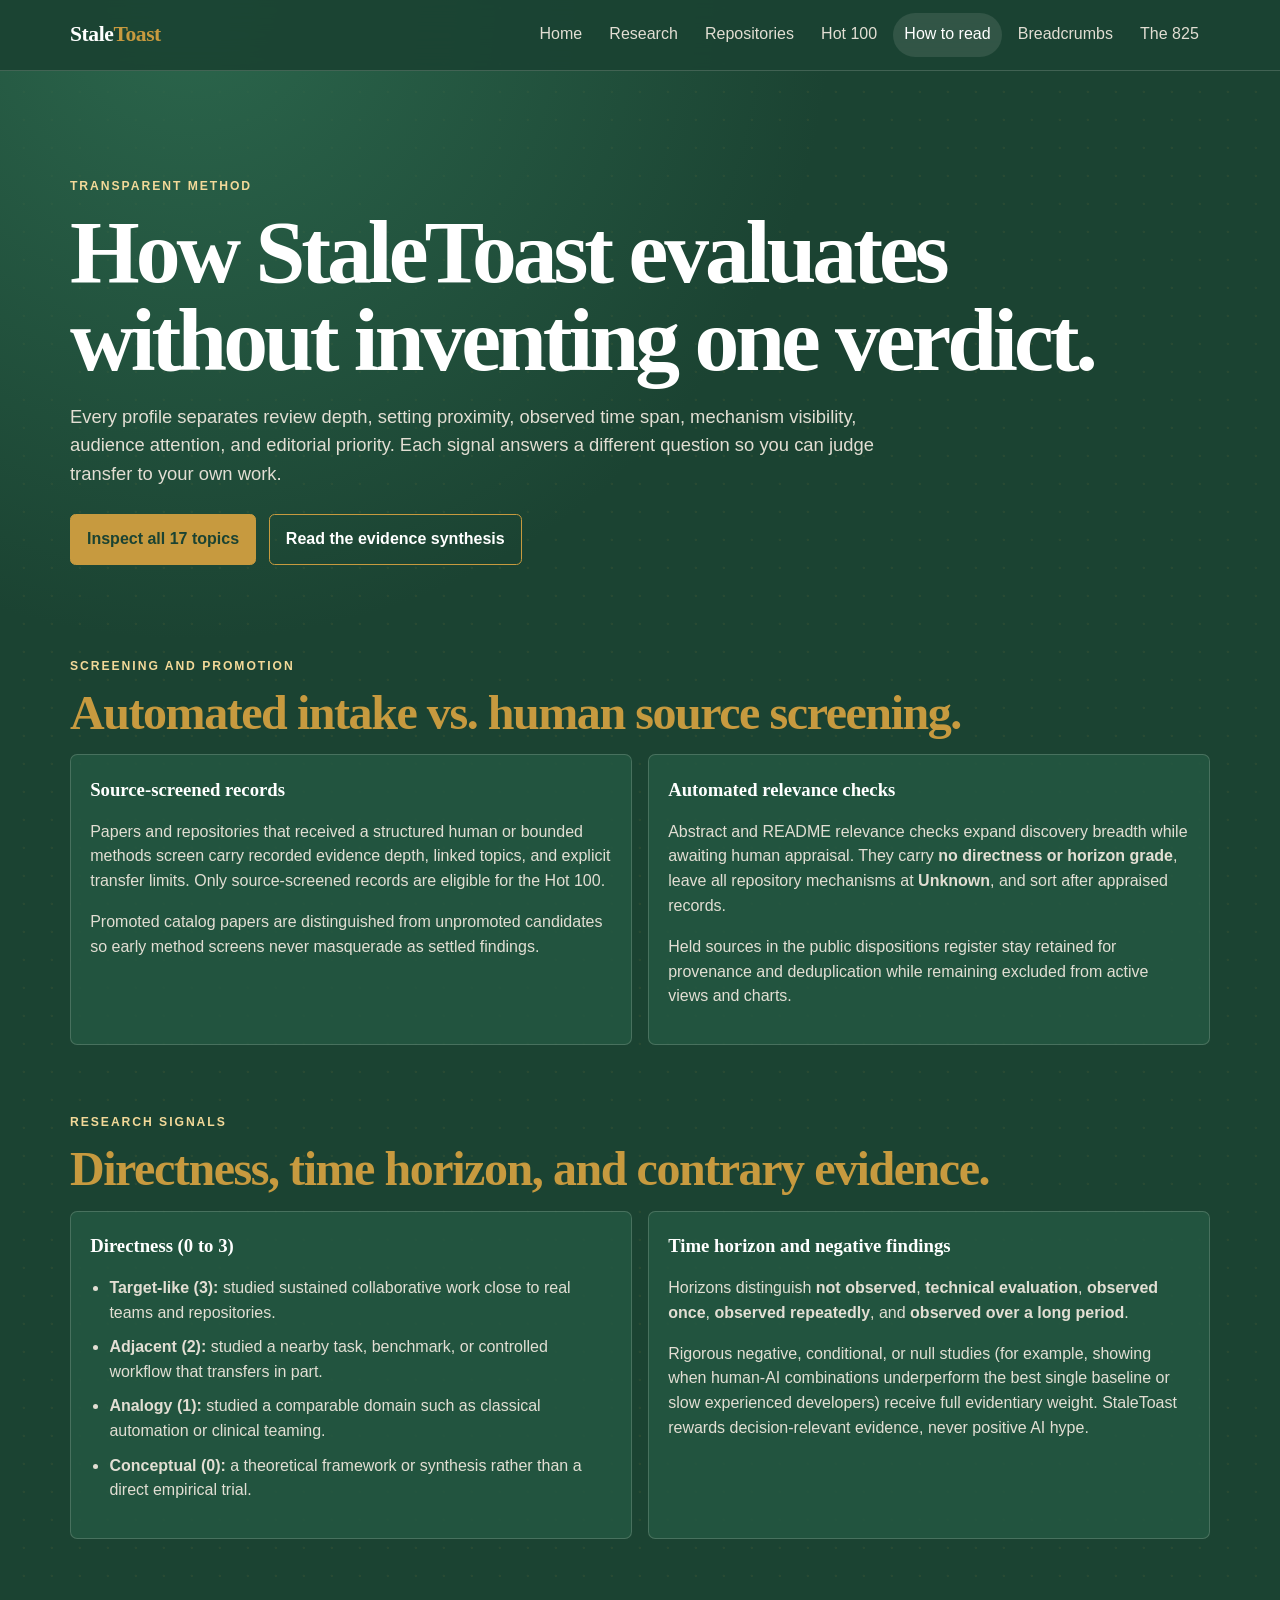
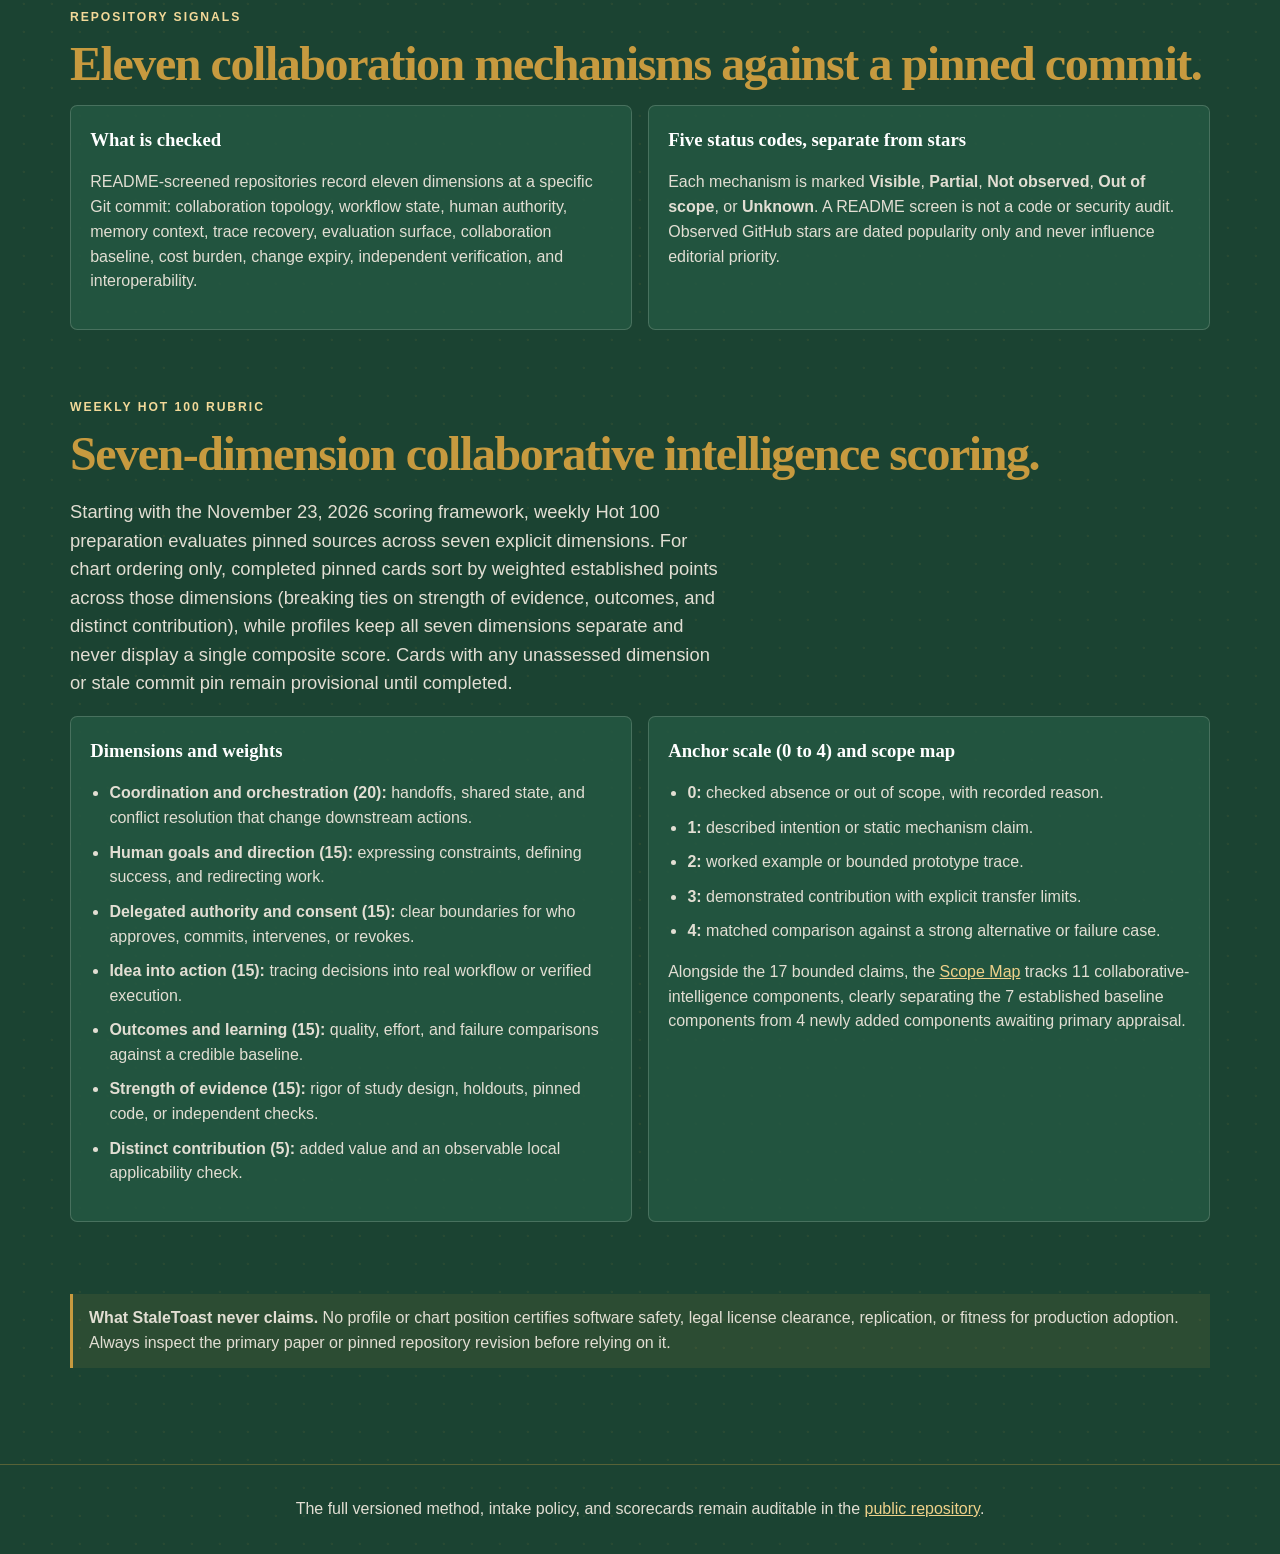
<file: site/methodology.html>
<!doctype html>
<html lang="en">
<head><meta charset="utf-8"><meta name="viewport" content="width=device-width,initial-scale=1"><title>Methodology | StaleToast</title><meta name="description" content="How StaleToast screens, appraises, and updates collaborative-intelligence research and repository evidence without collapsing unlike signals into one score."><link rel="stylesheet" href="app.css?v=20261128-1"></head>
<body class="trail-bg"><a class="skip" href="#main">Skip to content</a><header><div class="nav"><a class="brand" href="index.html">Stale<span>Toast</span></a><nav aria-label="Primary"><a href="index.html">Home</a><a href="research.html">Research</a><a href="repositories.html">Repositories</a><a href="charts.html">Hot 100</a><a aria-current="page" href="methodology.html">How to read</a><a href="https://the-825.github.io/breadcrumbs/">Breadcrumbs</a><a href="https://the825.co/">The 825</a></nav></div></header>
<main id="main">
  <section class="catalog-head"><p class="eyebrow">Transparent method</p><h1>How StaleToast evaluates without inventing one verdict.</h1><p class="lede">Every profile separates review depth, setting proximity, observed time span, mechanism visibility, audience attention, and editorial priority. Each signal answers a different question so you can judge transfer to your own work.</p><div class="actions"><a class="button" href="claims.html">Inspect all 17 topics</a><a class="button secondary" href="synthesis.html">Read the evidence synthesis</a></div></section>

  <section class="section">
    <p class="eyebrow">Screening and promotion</p>
    <h2>Automated intake vs. human source screening.</h2>
    <div class="method-grid">
      <article class="card">
        <h3>Source-screened records</h3>
        <p>Papers and repositories that received a structured human or bounded methods screen carry recorded evidence depth, linked topics, and explicit transfer limits. Only source-screened records are eligible for the Hot 100.</p>
        <p>Promoted catalog papers are distinguished from unpromoted candidates so early method screens never masquerade as settled findings.</p>
      </article>
      <article class="card">
        <h3>Automated relevance checks</h3>
        <p>Abstract and README relevance checks expand discovery breadth while awaiting human appraisal. They carry <strong>no directness or horizon grade</strong>, leave all repository mechanisms at <strong>Unknown</strong>, and sort after appraised records.</p>
        <p>Held sources in the public dispositions register stay retained for provenance and deduplication while remaining excluded from active views and charts.</p>
      </article>
    </div>
  </section>

  <section class="section">
    <p class="eyebrow">Research signals</p>
    <h2>Directness, time horizon, and contrary evidence.</h2>
    <div class="method-grid">
      <article class="card">
        <h3>Directness (0 to 3)</h3>
        <ul class="plain-list">
          <li><strong>Target-like (3):</strong> studied sustained collaborative work close to real teams and repositories.</li>
          <li><strong>Adjacent (2):</strong> studied a nearby task, benchmark, or controlled workflow that transfers in part.</li>
          <li><strong>Analogy (1):</strong> studied a comparable domain such as classical automation or clinical teaming.</li>
          <li><strong>Conceptual (0):</strong> a theoretical framework or synthesis rather than a direct empirical trial.</li>
        </ul>
      </article>
      <article class="card">
        <h3>Time horizon and negative findings</h3>
        <p>Horizons distinguish <strong>not observed</strong>, <strong>technical evaluation</strong>, <strong>observed once</strong>, <strong>observed repeatedly</strong>, and <strong>observed over a long period</strong>.</p>
        <p>Rigorous negative, conditional, or null studies (for example, showing when human-AI combinations underperform the best single baseline or slow experienced developers) receive full evidentiary weight. StaleToast rewards decision-relevant evidence, never positive AI hype.</p>
      </article>
    </div>
  </section>

  <section class="section">
    <p class="eyebrow">Repository signals</p>
    <h2>Eleven collaboration mechanisms against a pinned commit.</h2>
    <div class="method-grid">
      <article class="card">
        <h3>What is checked</h3>
        <p>README-screened repositories record eleven dimensions at a specific Git commit: collaboration topology, workflow state, human authority, memory context, trace recovery, evaluation surface, collaboration baseline, cost burden, change expiry, independent verification, and interoperability.</p>
      </article>
      <article class="card">
        <h3>Five status codes, separate from stars</h3>
        <p>Each mechanism is marked <strong>Visible</strong>, <strong>Partial</strong>, <strong>Not observed</strong>, <strong>Out of scope</strong>, or <strong>Unknown</strong>. A README screen is not a code or security audit. Observed GitHub stars are dated popularity only and never influence editorial priority.</p>
      </article>
    </div>
  </section>

  <section class="section">
    <p class="eyebrow">Weekly Hot 100 rubric</p>
    <h2>Seven-dimension collaborative intelligence scoring.</h2>
    <p class="lede">Starting with the November 23, 2026 scoring framework, weekly Hot 100 preparation evaluates pinned sources across seven explicit dimensions. For chart ordering only, completed pinned cards sort by weighted established points across those dimensions (breaking ties on strength of evidence, outcomes, and distinct contribution), while profiles keep all seven dimensions separate and never display a single composite score. Cards with any unassessed dimension or stale commit pin remain provisional until completed.</p>
    <div class="method-grid">
      <article class="card">
        <h3>Dimensions and weights</h3>
        <ul class="plain-list">
          <li><strong>Coordination and orchestration (20):</strong> handoffs, shared state, and conflict resolution that change downstream actions.</li>
          <li><strong>Human goals and direction (15):</strong> expressing constraints, defining success, and redirecting work.</li>
          <li><strong>Delegated authority and consent (15):</strong> clear boundaries for who approves, commits, intervenes, or revokes.</li>
          <li><strong>Idea into action (15):</strong> tracing decisions into real workflow or verified execution.</li>
          <li><strong>Outcomes and learning (15):</strong> quality, effort, and failure comparisons against a credible baseline.</li>
          <li><strong>Strength of evidence (15):</strong> rigor of study design, holdouts, pinned code, or independent checks.</li>
          <li><strong>Distinct contribution (5):</strong> added value and an observable local applicability check.</li>
        </ul>
      </article>
      <article class="card">
        <h3>Anchor scale (0 to 4) and scope map</h3>
        <ul class="plain-list">
          <li><strong>0:</strong> checked absence or out of scope, with recorded reason.</li>
          <li><strong>1:</strong> described intention or static mechanism claim.</li>
          <li><strong>2:</strong> worked example or bounded prototype trace.</li>
          <li><strong>3:</strong> demonstrated contribution with explicit transfer limits.</li>
          <li><strong>4:</strong> matched comparison against a strong alternative or failure case.</li>
        </ul>
        <p>Alongside the 17 bounded claims, the <a href="claims.html">Scope Map</a> tracks 11 collaborative-intelligence components, clearly separating the 7 established baseline components from 4 newly added components awaiting primary appraisal.</p>
      </article>
    </div>
  </section>

  <section class="section">
    <p class="note"><strong>What StaleToast never claims.</strong> No profile or chart position certifies software safety, legal license clearance, replication, or fitness for production adoption. Always inspect the primary paper or pinned repository revision before relying on it.</p>
  </section>
</main>
<footer>The full versioned method, intake policy, and scorecards remain auditable in the <a href="https://github.com/The-825/staletoast">public repository</a>.</footer>
</body>
</html>
</file>
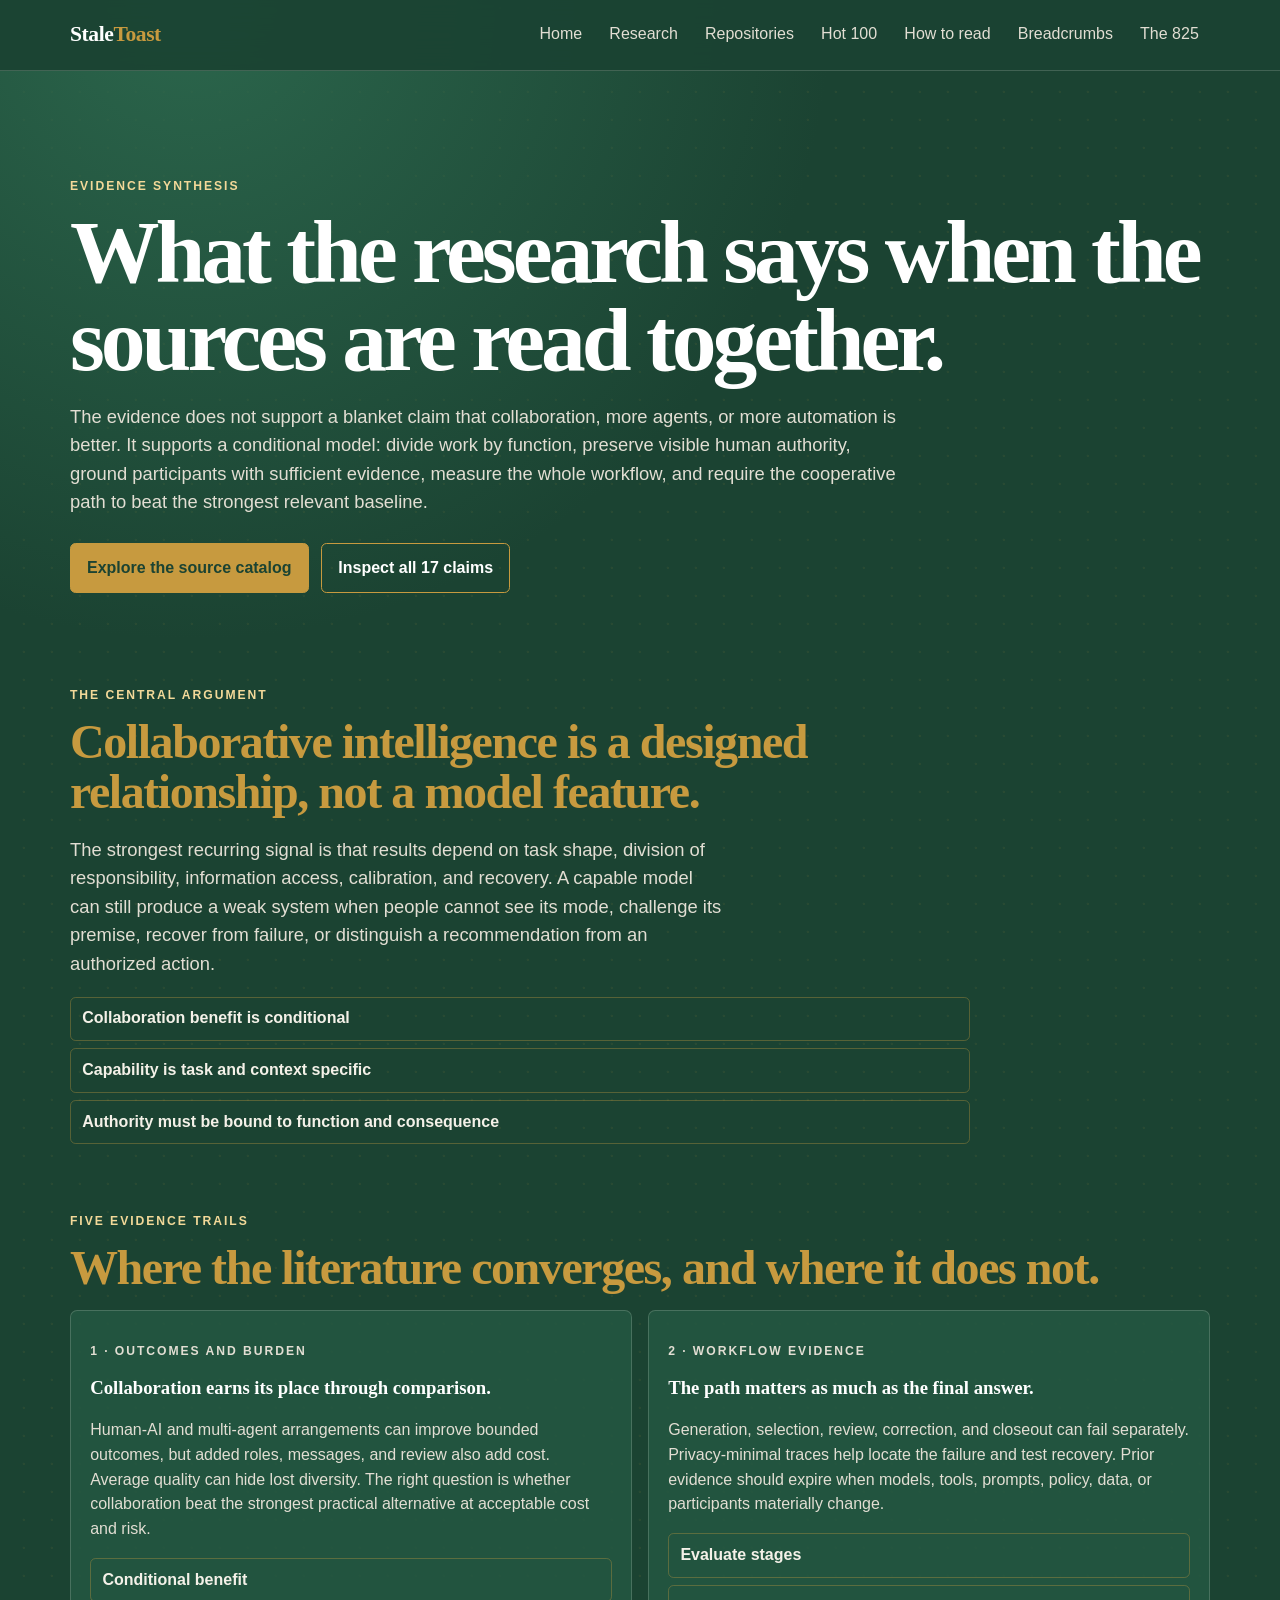
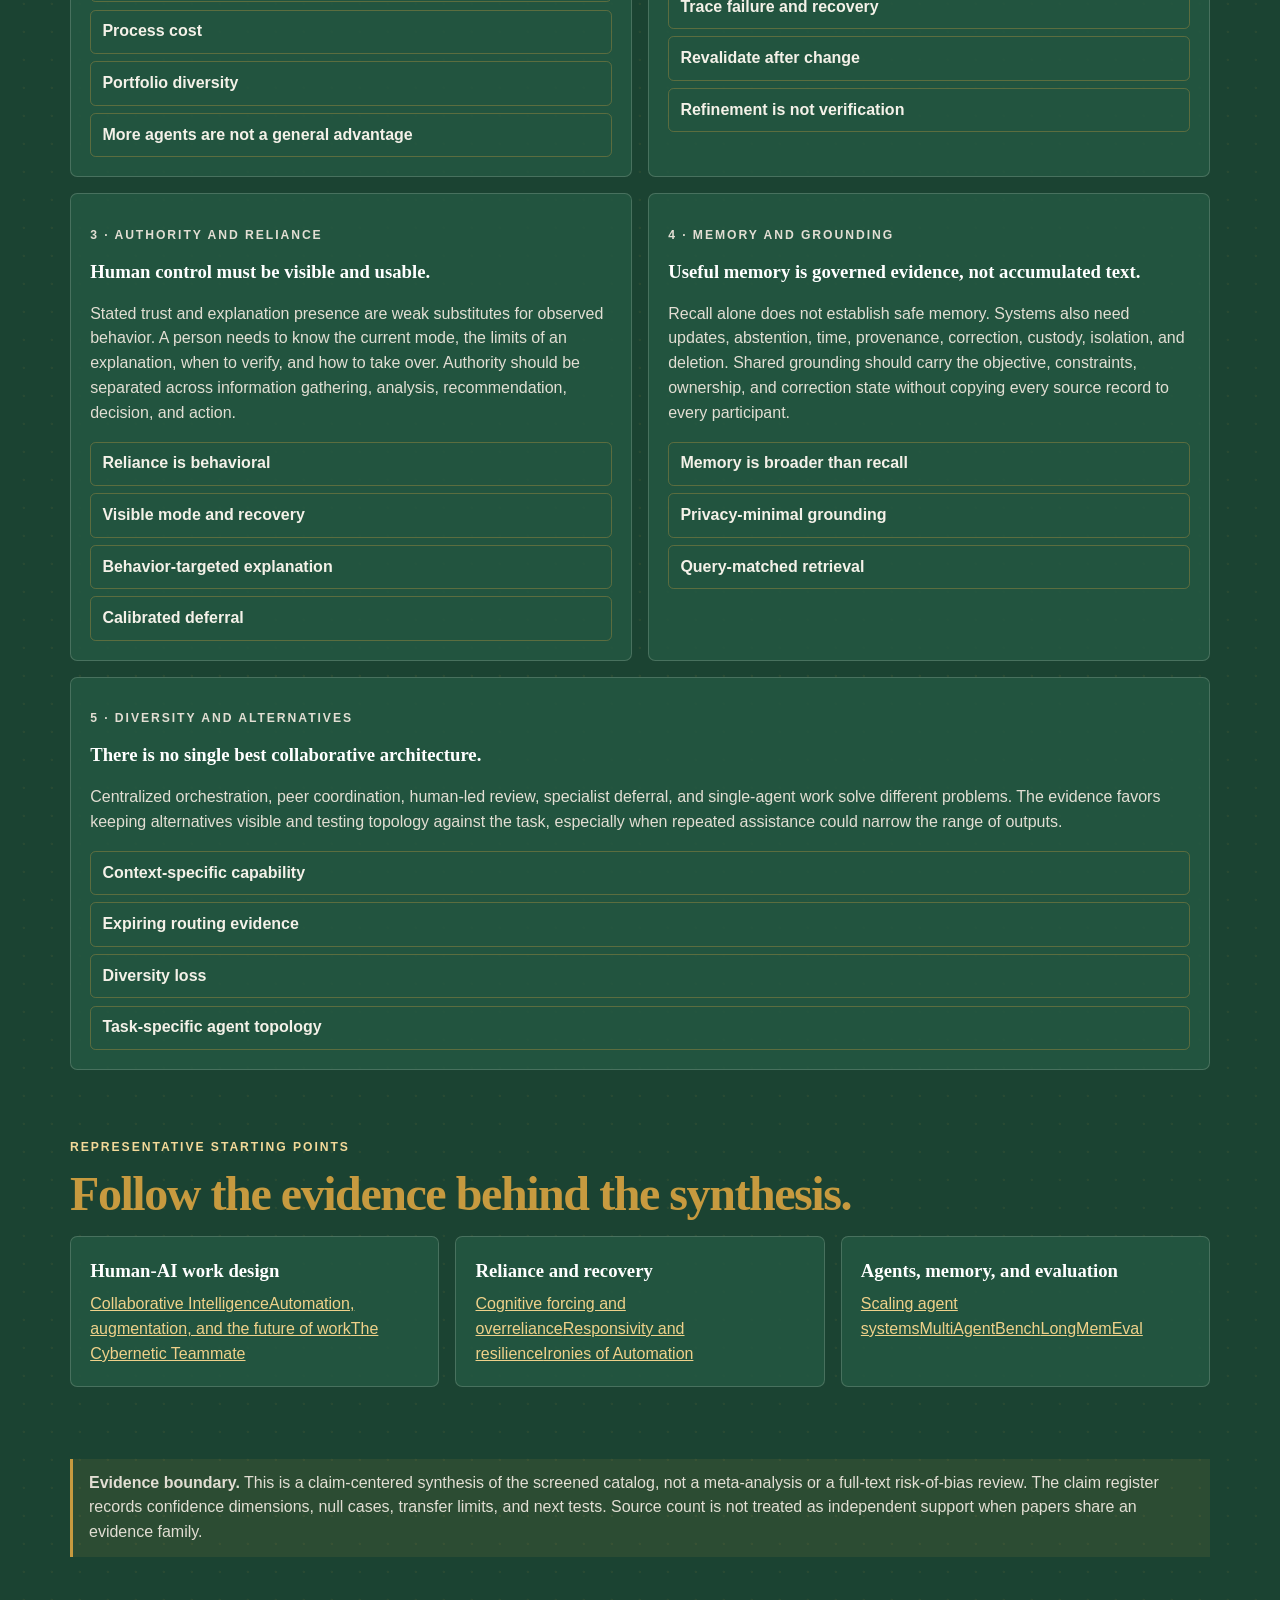
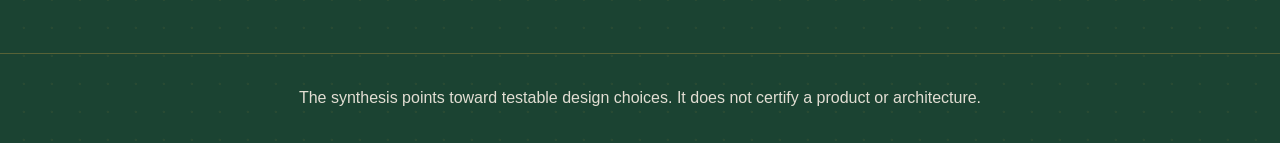
<file: site/synthesis.html>
<!doctype html>
<html lang="en">
<head><meta charset="utf-8"><meta name="viewport" content="width=device-width,initial-scale=1"><title>Evidence Synthesis | StaleToast</title><meta name="description" content="What the StaleToast catalog collectively supports, contests, and leaves unresolved."><link rel="stylesheet" href="app.css?v=20261128-1"></head>
<body class="trail-bg"><a class="skip" href="#main">Skip to content</a><header><div class="nav"><a class="brand" href="index.html">Stale<span>Toast</span></a><nav aria-label="Primary"><a href="index.html">Home</a><a href="research.html">Research</a><a href="repositories.html">Repositories</a><a href="charts.html">Hot 100</a><a href="methodology.html">How to read</a><a href="https://the-825.github.io/breadcrumbs/">Breadcrumbs</a><a href="https://the825.co/">The 825</a></nav></div></header>
<main id="main">
<section class="catalog-head"><p class="eyebrow">Evidence synthesis</p><h1>What the research says when the sources are read together.</h1><p class="lede">The evidence does not support a blanket claim that collaboration, more agents, or more automation is better. It supports a conditional model: divide work by function, preserve visible human authority, ground participants with sufficient evidence, measure the whole workflow, and require the cooperative path to beat the strongest relevant baseline.</p><div class="actions"><a class="button" href="research.html">Explore the source catalog</a><a class="button secondary" href="claims.html">Inspect all 17 claims</a></div></section>
<section class="section synthesis-lead"><p class="eyebrow">The central argument</p><h2>Collaborative intelligence is a designed relationship, not a model feature.</h2><p class="lede">The strongest recurring signal is that results depend on task shape, division of responsibility, information access, calibration, and recovery. A capable model can still produce a weak system when people cannot see its mode, challenge its premise, recover from failure, or distinguish a recommendation from an authorized action.</p><div class="claim-links"><a class="claim-link" href="claims.html#ci-001"><strong>Collaboration benefit is conditional</strong></a><a class="claim-link" href="claims.html#ci-005"><strong>Capability is task and context specific</strong></a><a class="claim-link" href="claims.html#ci-007"><strong>Authority must be bound to function and consequence</strong></a></div></section>
<section class="section"><p class="eyebrow">Five evidence trails</p><h2>Where the literature converges, and where it does not.</h2><div class="synthesis-grid">
<article class="card"><p class="eyebrow">1 · Outcomes and burden</p><h3>Collaboration earns its place through comparison.</h3><p>Human-AI and multi-agent arrangements can improve bounded outcomes, but added roles, messages, and review also add cost. Average quality can hide lost diversity. The right question is whether collaboration beat the strongest practical alternative at acceptable cost and risk.</p><div class="claim-links"><a class="claim-link" href="claims.html#ci-001"><strong>Conditional benefit</strong></a><a class="claim-link" href="claims.html#ci-004"><strong>Process cost</strong></a><a class="claim-link" href="claims.html#ci-015"><strong>Portfolio diversity</strong></a><a class="claim-link" href="claims.html#ci-016"><strong>More agents are not a general advantage</strong></a></div></article>
<article class="card"><p class="eyebrow">2 · Workflow evidence</p><h3>The path matters as much as the final answer.</h3><p>Generation, selection, review, correction, and closeout can fail separately. Privacy-minimal traces help locate the failure and test recovery. Prior evidence should expire when models, tools, prompts, policy, data, or participants materially change.</p><div class="claim-links"><a class="claim-link" href="claims.html#ci-002"><strong>Evaluate stages</strong></a><a class="claim-link" href="claims.html#ci-006"><strong>Trace failure and recovery</strong></a><a class="claim-link" href="claims.html#ci-008"><strong>Revalidate after change</strong></a><a class="claim-link" href="claims.html#ci-017"><strong>Refinement is not verification</strong></a></div></article>
<article class="card"><p class="eyebrow">3 · Authority and reliance</p><h3>Human control must be visible and usable.</h3><p>Stated trust and explanation presence are weak substitutes for observed behavior. A person needs to know the current mode, the limits of an explanation, when to verify, and how to take over. Authority should be separated across information gathering, analysis, recommendation, decision, and action.</p><div class="claim-links"><a class="claim-link" href="claims.html#ci-003"><strong>Reliance is behavioral</strong></a><a class="claim-link" href="claims.html#ci-011"><strong>Visible mode and recovery</strong></a><a class="claim-link" href="claims.html#ci-012"><strong>Behavior-targeted explanation</strong></a><a class="claim-link" href="claims.html#ci-013"><strong>Calibrated deferral</strong></a></div></article>
<article class="card"><p class="eyebrow">4 · Memory and grounding</p><h3>Useful memory is governed evidence, not accumulated text.</h3><p>Recall alone does not establish safe memory. Systems also need updates, abstention, time, provenance, correction, custody, isolation, and deletion. Shared grounding should carry the objective, constraints, ownership, and correction state without copying every source record to every participant.</p><div class="claim-links"><a class="claim-link" href="claims.html#ci-009"><strong>Memory is broader than recall</strong></a><a class="claim-link" href="claims.html#ci-010"><strong>Privacy-minimal grounding</strong></a><a class="claim-link" href="claims.html#ci-014"><strong>Query-matched retrieval</strong></a></div></article>
<article class="card"><p class="eyebrow">5 · Diversity and alternatives</p><h3>There is no single best collaborative architecture.</h3><p>Centralized orchestration, peer coordination, human-led review, specialist deferral, and single-agent work solve different problems. The evidence favors keeping alternatives visible and testing topology against the task, especially when repeated assistance could narrow the range of outputs.</p><div class="claim-links"><a class="claim-link" href="claims.html#ci-005"><strong>Context-specific capability</strong></a><a class="claim-link" href="claims.html#ci-013"><strong>Expiring routing evidence</strong></a><a class="claim-link" href="claims.html#ci-015"><strong>Diversity loss</strong></a><a class="claim-link" href="claims.html#ci-016"><strong>Task-specific agent topology</strong></a></div></article>
</div></section>
<section class="section"><p class="eyebrow">Representative starting points</p><h2>Follow the evidence behind the synthesis.</h2><div class="grid"><article class="card"><h3>Human-AI work design</h3><a href="detail.html?type=research&amp;id=001">Collaborative Intelligence</a><a href="detail.html?type=research&amp;id=002">Automation, augmentation, and the future of work</a><a href="detail.html?type=research&amp;id=013">The Cybernetic Teammate</a></article><article class="card"><h3>Reliance and recovery</h3><a href="detail.html?type=research&amp;id=009">Cognitive forcing and overreliance</a><a href="detail.html?type=research&amp;id=035">Responsivity and resilience</a><a href="detail.html?type=research&amp;id=059">Ironies of Automation</a></article><article class="card"><h3>Agents, memory, and evaluation</h3><a href="detail.html?type=research&amp;id=024">Scaling agent systems</a><a href="detail.html?type=research&amp;id=025">MultiAgentBench</a><a href="detail.html?type=research&amp;id=043">LongMemEval</a></article></div></section>
<section class="section"><p class="note"><strong>Evidence boundary.</strong> This is a claim-centered synthesis of the screened catalog, not a meta-analysis or a full-text risk-of-bias review. The claim register records confidence dimensions, null cases, transfer limits, and next tests. Source count is not treated as independent support when papers share an evidence family.</p></section>
</main><footer>The synthesis points toward testable design choices. It does not certify a product or architecture.</footer></body></html>
</file>
<file: site/app.css>
:root {
  color-scheme: dark;
  --ink: #f4f1e8;
  --muted: #e2ded3;
  --forest: #1b4332;
  --forest-mid: #245741;
  --jade: #2d6a4f;
  --jade-light: #3d7c5e;
  --gold: #c79a3f;
  --gold-deep: #b5832a;
  --gold-text: #f3d999;
  --cream: #f4f1e8;
  --line: rgba(244, 241, 232, .18);
  font-family: Arial, Helvetica, sans-serif;
}

* { box-sizing: border-box; }
html { scroll-behavior: smooth; }
body { margin: 0; color: var(--ink); background: radial-gradient(circle at 18% 0%, var(--jade) 0, var(--forest) 44rem); line-height: 1.55; }
.trail-bg { background-color: var(--forest); background-image: radial-gradient(circle at 15% 0%, rgba(45,106,79,.9), transparent 40rem), radial-gradient(circle at 85% 28%, rgba(199,154,63,.08) 1px, transparent 1.5px); background-size: auto, 28px 28px; }
a { color: #efd18a; }
a:hover { color: #fff; }
.skip { position: absolute; left: -999px; }
.skip:focus { left: 1rem; top: 1rem; z-index: 20; background: var(--gold); color: var(--forest); padding: .7rem 1rem; }
header { position: sticky; top: 0; z-index: 10; backdrop-filter: blur(16px); background: rgba(27, 67, 50, .92); border-bottom: 1px solid var(--line); }
.nav { max-width: 1180px; margin: auto; min-height: 68px; display: flex; align-items: center; justify-content: space-between; gap: 1rem; padding: .8rem 1.25rem; }
.brand { color: #fff; text-decoration: none; font-family: Georgia, "Times New Roman", serif; font-weight: 700; letter-spacing: -.02em; font-size: 1.35rem; }
.brand span { color: var(--gold); }
nav { display: flex; gap: .3rem; flex-wrap: wrap; }
nav a { color: var(--muted); text-decoration: none; padding: .45rem .7rem; border-radius: 999px; }
nav a[aria-current="page"], nav a:hover { color: #fff; background: rgba(255,255,255,.1); }
main { max-width: 1180px; margin: auto; padding: 2.4rem 1.25rem 5rem; }
body[data-catalog] main { max-width: min(96vw, 1720px); }
.hero { display: grid; grid-template-columns: 1.1fr .9fr; gap: 2.5rem; align-items: center; min-height: 70vh; }
.eyebrow { color: var(--gold-text); text-transform: uppercase; letter-spacing: .16em; font-size: .76rem; font-weight: 800; }
h1, h2, h3 { font-family: Georgia, "Times New Roman", serif; }
h1 { font-size: clamp(2.7rem, 7vw, 5.6rem); line-height: .98; letter-spacing: -.045em; margin: .4rem 0 1.2rem; max-width: 13ch; color: #fff; }
.trail-bg main > h1 { max-width: none; font-size: clamp(2.5rem, 5vw, 4.7rem); }
h2 { font-size: clamp(1.8rem, 4vw, 3rem); letter-spacing: -.03em; line-height: 1.05; margin: 0 0 1rem; color: var(--gold); }
h3 { margin: 0 0 .45rem; color: #fff; }
.lede { color: var(--muted); font-size: 1.15rem; max-width: 64ch; }
.actions { display: flex; flex-wrap: wrap; gap: .8rem; margin-top: 1.6rem; }
.button { display: inline-flex; padding: .75rem 1rem; border-radius: .35rem; text-decoration: none; font-weight: 750; background: var(--gold); color: var(--forest); border: 1px solid var(--gold); }
.button.secondary { background: transparent; color: #fff; border-color: var(--gold); }
.trail-map { position: relative; min-height: 430px; border: 1px solid rgba(199,154,63,.58); border-radius: .5rem; background: linear-gradient(145deg, rgba(61,124,94,.6), rgba(27,67,50,.92)); box-shadow: 0 18px 60px rgba(10,35,25,.3); overflow: hidden; }
.trail-map::before { content: ""; position: absolute; inset: 0; background-image: radial-gradient(circle, rgba(199,154,63,.55) 1.5px, transparent 1.5px); background-size: 32px 32px; opacity: .38; }
.node { position: absolute; z-index: 2; width: 116px; min-height: 72px; display: grid; place-items: center; text-align: center; padding: .6rem; border-radius: .4rem; border: 1px solid rgba(199,154,63,.58); background: var(--forest-mid); font-size: .82rem; font-weight: 750; box-shadow: 0 8px 24px rgba(0,0,0,.22); }
.node.core { width: 142px; min-height: 96px; left: 50%; top: 50%; transform: translate(-50%,-50%); background: var(--gold); color: var(--forest); font-family: Georgia, "Times New Roman", serif; font-size: 1.05rem; }
.node.one { left: 7%; top: 12%; }
.node.two { right: 7%; top: 12%; }
.node.three { left: 4%; bottom: 12%; }
.node.four { right: 4%; bottom: 12%; }
.trail-line { position: absolute; z-index: 1; left: 50%; top: 50%; width: 38%; height: 2px; transform-origin: left; background: linear-gradient(90deg, var(--gold), rgba(199,154,63,.06)); }
.line-one { transform: rotate(216deg); }
.line-two { transform: rotate(324deg); }
.line-three { transform: rotate(144deg); }
.line-four { transform: rotate(36deg); }
.section { padding: 3.5rem 0 0; }
.grid { display: grid; grid-template-columns: repeat(3, 1fr); gap: 1rem; }
.card, .detail { background: rgba(36,87,65,.9); border: 1px solid var(--line); border-radius: .45rem; padding: 1.2rem; }
.card p, .detail p { color: var(--muted); }
.stat { font-family: Georgia, "Times New Roman", serif; font-size: 2.5rem; font-weight: 700; color: var(--gold); letter-spacing: -.04em; }
.catalog-head { padding: 3.5rem 0 1.5rem; }
.catalog-head h1 { max-width: none; }
.catalog-head .lede { max-width: 82ch; }
.controls { position: sticky; top: 68px; z-index: 8; display: grid; grid-template-columns: 1fr repeat(4,minmax(130px,auto)); gap: .75rem; padding: .9rem; margin: 0 0 1rem; background: rgba(27,67,50,.97); border: 1px solid var(--line); border-radius: .45rem; }
input, select { width: 100%; min-height: 44px; border: 1px solid var(--line); border-radius: .3rem; padding: .65rem .8rem; background: var(--forest-mid); color: #fff; font: inherit; }
.summary { color: var(--muted); margin: .5rem 0 1rem; }
.table-wrap { overflow-x: auto; border: 1px solid var(--line); border-radius: .45rem; background: rgba(36,87,65,.74); }
table { width: 100%; min-width: 980px; border-collapse: collapse; }
body[data-catalog] table { min-width: 1380px; font-size: .86rem; }
body[data-catalog] th, body[data-catalog] td { padding: .75rem .7rem; }
th, td { padding: .9rem 1rem; text-align: left; vertical-align: top; border-bottom: 1px solid var(--line); }
th { position: static; background: var(--forest-mid); color: var(--gold-text); font-size: .78rem; letter-spacing: .05em; text-transform: uppercase; }
td { color: var(--muted); }
td strong { color: #fff; }
.rank { color: var(--gold); font-weight: 850; font-variant-numeric: tabular-nums; }
.pill { display: inline-block; white-space: nowrap; border: 1px solid rgba(199,154,63,.45); border-radius: 999px; padding: .16rem .48rem; margin: .08rem; font-size: .73rem; color: var(--ink); }
.note { border-left: 3px solid var(--gold); padding: .75rem 1rem; background: rgba(199,154,63,.1); color: var(--muted); }
.empty { display: none; padding: 2rem; text-align: center; color: var(--muted); }
.profile { display: grid; grid-template-columns: repeat(4,1fr); gap: .8rem; margin: 1.5rem 0; }
.meter { background: var(--forest); border: 1px solid var(--line); border-radius: .4rem; padding: .8rem; text-align: center; }
.meter strong { display: block; color: var(--gold); font-family: Georgia, "Times New Roman", serif; font-size: 1.4rem; }
.meter span { display: block; color: var(--muted); font-size: .78rem; margin-top: .15rem; }
.related { display: grid; grid-template-columns: repeat(2,1fr); gap: 1rem; }
.related a { display: block; margin: .45rem 0; }
.split-detail { display: grid; grid-template-columns: 1.15fr .85fr; gap: 2rem; align-items: start; }
.signal-panel { background: rgba(27,67,50,.72); border: 1px solid rgba(199,154,63,.35); border-radius: .4rem; padding: 1rem; }
.bar-row { display: grid; grid-template-columns: minmax(9rem,1fr) 2fr auto; align-items: center; gap: .7rem; margin: .8rem 0; font-size: .82rem; color: var(--muted); }
.bar-track { height: .55rem; overflow: hidden; border-radius: 999px; background: rgba(244,241,232,.12); }
.bar-track i { display: block; height: 100%; border-radius: inherit; background: var(--jade-light); }
.bar-track i.partial { background: var(--gold); }
.bar-track i.quiet { background: rgba(244,241,232,.32); }
.jarvis-hero { padding: 4.5rem 0 1rem; display: grid; grid-template-columns: .78fr 1.22fr; gap: 2.5rem; align-items: center; }
.system-map { display: grid; grid-template-columns: 1fr auto 1fr auto 1fr auto 1fr; gap: .65rem; align-items: center; min-height: 330px; padding: 1.4rem; border: 1px solid rgba(199,154,63,.58); border-radius: .5rem; background: linear-gradient(145deg, rgba(61,124,94,.58), rgba(27,67,50,.94)); box-shadow: 0 18px 60px rgba(10,35,25,.35); }
.map-stage { display: grid; gap: .25rem; padding: 1rem .8rem; text-align: center; border: 1px solid var(--line); border-radius: .4rem; background: var(--forest-mid); }
.map-stage small { color: var(--gold); text-transform: uppercase; letter-spacing: .08em; }
.map-stage span { color: var(--muted); font-size: .75rem; }
.map-stage.core { background: var(--gold); color: var(--forest); border-color: var(--gold); }
.map-stage.core small, .map-stage.core span { color: var(--forest); }
.map-stage.verify { border-color: rgba(199,154,63,.7); }
.map-stack { display: grid; gap: .45rem; }
.map-arrow { color: var(--gold); font-size: 1.35rem; }
.step { color: var(--gold); font: 700 2rem Georgia, "Times New Roman", serif; }
.capability-web { display: grid; grid-template-columns: repeat(3,1fr); gap: 1px; padding: 1px; background: rgba(199,154,63,.35); border: 1px solid rgba(199,154,63,.35); }
.capability-web article { min-height: 130px; display: grid; align-content: center; gap: .3rem; padding: 1.2rem; background: var(--forest-mid); }
.capability-web strong { color: var(--gold); font: 700 1.25rem Georgia, "Times New Roman", serif; }
.capability-web span { color: var(--muted); }
.method-grid { display: grid; grid-template-columns: repeat(2,1fr); gap: 1rem; }
.synthesis-grid { display: grid; grid-template-columns: repeat(2,minmax(0,1fr)); gap: 1rem; }
.synthesis-grid .card:last-child { grid-column: 1 / -1; }
.synthesis-grid .claim-links { margin-top: 1rem; }
.synthesis-lead { max-width: 900px; }
.claim-links { display: grid; gap: .45rem; }
.claim-link { display: grid; grid-template-columns: 4.5rem 1fr; gap: .5rem; align-items: baseline; padding: .55rem .7rem; border: 1px solid rgba(199,154,63,.35); border-radius: .35rem; text-decoration: none; }
.claim-link > :only-child { grid-column: 1 / -1; }
.claim-link small { color: var(--gold); }
.claim-link strong { color: var(--ink); }
.claim-graph { position: relative; display: grid; grid-template-columns: repeat(4,minmax(0,1fr)); gap: 1rem; padding: 9rem 1rem 2rem; border: 1px solid rgba(199,154,63,.45); border-radius: .5rem; background: radial-gradient(circle at 50% 4rem, rgba(199,154,63,.15), transparent 18rem), rgba(27,67,50,.45); }
.claim-graph::before, .claim-graph::after { content: ""; position: absolute; left: 50%; top: 50%; z-index: 0; background: rgba(199,154,63,.35); transform: translate(-50%,-50%); }
.claim-graph::before { top: 7.5rem; width: 75%; height: 1px; }
.claim-graph::after { top: 6rem; width: 1px; height: 3rem; }
.claim-cluster { position: relative; z-index: 1; }
.claim-cluster h2 { font-size: 1.1rem; }
.claim-cluster > div { display: grid; gap: .5rem; }
.claim-node { display: grid; grid-template-columns: 4.5rem 1fr; gap: .55rem; width: 100%; padding: .65rem .75rem; text-align: left; color: var(--ink); background: var(--forest-mid); border: 1px solid var(--line); border-radius: .35rem; cursor: pointer; }
.claim-node small { color: var(--gold); }
.claim-node.selected, .claim-node:hover, .claim-node:focus-visible { border-color: var(--gold); background: var(--jade); }
.claim-core { position: absolute; left: 50%; top: 1rem; z-index: 2; transform: translateX(-50%); width: 145px; min-height: 105px; display: grid; place-content: center; text-align: center; color: var(--forest); background: var(--gold); border-radius: 50%; font: 700 1.1rem Georgia, "Times New Roman", serif; box-shadow: 0 8px 30px rgba(0,0,0,.3); }
.claim-core span { font: .7rem Arial, sans-serif; }
.claim-inspector { margin-top: 1rem; }
.claim-inspector dl { display: grid; grid-template-columns: 11rem 1fr; gap: .55rem 1rem; }
.claim-inspector dt { color: var(--gold); font-weight: 700; }
.claim-inspector dd { margin: 0; color: var(--muted); }
footer { border-top: 1px solid rgba(199,154,63,.35); color: var(--muted); padding: 2rem 1.25rem; text-align: center; }

@media (max-width: 820px) {
  .hero { grid-template-columns: 1fr; padding-top: 2rem; }
  .grid, .related, .profile, .split-detail, .jarvis-hero, .capability-web, .method-grid, .synthesis-grid { grid-template-columns: 1fr; }
  .synthesis-grid .card:last-child { grid-column: auto; }
  .claim-graph { grid-template-columns: repeat(2,minmax(0,1fr)); }
  .system-map { grid-template-columns: 1fr; }
  .map-arrow { transform: rotate(90deg); text-align: center; }
  .controls { grid-template-columns: 1fr; position: static; }
  th { top: 0; }
  nav { font-size: .86rem; }
}

@media (max-width: 560px) {
  .claim-graph { grid-template-columns: 1fr; gap: 1.5rem; padding: 1rem; }
  .claim-graph::before, .claim-graph::after, .claim-core { display: none; }
  .claim-inspector dl { grid-template-columns: 1fr; }
}

/* Visitor UX: focus, touch targets, catalog controls, record cards, pagination */
[hidden] { display: none !important; }
a:focus-visible, button:focus-visible, input:focus-visible, select:focus-visible, textarea:focus-visible, summary:focus-visible, [tabindex]:focus-visible { outline: 3px solid #f6dc9a; outline-offset: 2px; }
nav a { display: inline-flex; align-items: center; min-height: 44px; }
.button { align-items: center; justify-content: center; min-height: 44px; font: inherit; font-weight: 750; cursor: pointer; }
.button:disabled { opacity: .5; cursor: not-allowed; }
.pill { font-size: .8rem; }
.hero.compact { min-height: 0; grid-template-columns: 1fr; padding: 1rem 0 0; }
.hero.compact h1 { max-width: 18ch; }
.hero.chart-hero { min-height: 0; }
.plain-list { padding-left: 1.2rem; color: var(--muted); }
.plain-list li { margin: .6rem 0; }
.edition-note, .filter-summary { color: var(--muted); }
.back-link { margin: 0 0 1rem; }
.catalog-controls { display: grid; grid-template-columns: repeat(auto-fit, minmax(min(100%, 200px), 1fr)); gap: .75rem; align-items: end; padding: .9rem; margin: 0 0 1rem; background: rgba(27,67,50,.97); border: 1px solid var(--line); border-radius: .45rem; }
.catalog-controls label { display: grid; gap: .3rem; min-width: 0; color: var(--muted); font-size: .9rem; }
.catalog-controls .search-row { grid-column: 1 / -1; }
.catalog-controls input, .catalog-controls select { min-width: 0; max-width: 100%; text-overflow: ellipsis; }
.control-actions { grid-column: 1 / -1; display: flex; flex-wrap: wrap; gap: .75rem; }
.filter-summary { margin: .25rem 0 1rem; }
.record-cards { display: grid; grid-template-columns: repeat(auto-fill, minmax(min(100%, 340px), 1fr)); gap: 1rem; }
.record-card { display: flex; flex-direction: column; gap: .5rem; min-width: 0; padding: 1.1rem; background: rgba(36,87,65,.9); border: 1px solid var(--line); border-radius: .45rem; }
.record-card h3 { margin: 0; font-size: 1.15rem; overflow-wrap: anywhere; }
.record-card p { margin: 0; color: var(--muted); }
.record-card .badges { display: flex; flex-wrap: wrap; gap: .25rem; }
.record-card .finding { display: -webkit-box; -webkit-line-clamp: 4; -webkit-box-orient: vertical; overflow: hidden; }
.facts { display: grid; gap: .5rem; margin: 0; }
.facts dt { color: var(--gold-text); font-size: .8rem; font-weight: 700; text-transform: uppercase; letter-spacing: .06em; }
.facts dd { margin: 0; color: var(--ink); }
.facts small { display: block; color: var(--muted); font-size: .85rem; }
.topics-label { color: var(--gold-text); font-size: .8rem; font-weight: 700; text-transform: uppercase; }
.card-actions { display: flex; flex-wrap: wrap; align-items: center; gap: .75rem; margin-top: auto !important; }
.empty-state { padding: 1.5rem; border: 1px dashed rgba(199,154,63,.6); border-radius: .45rem; background: rgba(199,154,63,.08); }
.empty-state p { margin: 0 0 1rem; color: var(--ink); }
.pager { display: flex; flex-wrap: wrap; align-items: center; justify-content: center; gap: 1rem; margin: 1.5rem 0; }
#results:focus { outline: none; }
details.reference { margin: 1rem 0 0; padding: .4rem .9rem; border: 1px solid var(--line); border-radius: .35rem; background: rgba(27,67,50,.6); }
details.reference summary { min-height: 44px; display: flex; align-items: center; cursor: pointer; color: var(--gold-text); font-weight: 700; }
details.reference p, details.reference li { color: var(--muted); overflow-wrap: anywhere; }
@media (max-width: 820px) {
  .hero { min-height: 0; gap: 1.25rem; }
  .catalog-controls { grid-template-columns: minmax(0, 1fr); }
  .control-actions .button { flex: 1 1 100%; }
  header { position: static; }
  .nav { flex-direction: column; align-items: flex-start; }
}

@media (prefers-reduced-motion: reduce) { html { scroll-behavior: auto; } }

.clip { margin: 1.5rem 0 0; max-width: 960px; }
.clip video { display: block; width: 100%; height: auto; border-radius: 12px; border: 1px solid var(--line); background: var(--forest); }
.clip figcaption { color: var(--muted); font-size: .9rem; margin-top: .5rem; }
.claim-actions { margin: 1rem 0 1.25rem; }
.pill.depth { background: rgba(45, 106, 79, .55); }
.unscreened-pill { border-style: dashed; border-color: rgba(243, 217, 153, .75); background: rgba(199, 154, 63, .14); color: var(--gold-text); }
.scope-component-list { margin: 0 0 .45rem; }
.scope-note { display: block; color: var(--muted); font-size: .85rem; }
.reading-paths-stack { display: grid; gap: 1.5rem; margin-top: 1.25rem; }
#reading-paths .section { padding: 1.5rem 0 0; }
.hot-pill { background: rgba(199, 154, 63, .22); border-color: var(--gold); color: var(--gold-text); text-decoration: none; font-weight: 700; }
.hot-pill:hover { background: var(--gold); color: var(--forest); }
.filter-chips { display: flex; flex-wrap: wrap; gap: .5rem; margin: -.4rem 0 1rem; }
.filter-chip { display: inline-flex; align-items: center; gap: .4rem; min-height: 36px; padding: .3rem .7rem; border: 1px solid var(--gold); border-radius: 999px; background: rgba(199, 154, 63, .16); color: var(--ink); font: inherit; font-size: .84rem; cursor: pointer; }
.filter-chip:hover { background: var(--gold); color: var(--forest); }
.mechanism-matrix { list-style: none; padding: 0; margin: 1rem 0 0; display: grid; grid-template-columns: repeat(auto-fill, minmax(min(100%, 240px), 1fr)); gap: .65rem; }
.mechanism-cell { display: flex; align-items: center; justify-content: space-between; gap: .6rem; padding: .6rem .8rem; border: 1px solid var(--line); border-radius: .38rem; background: rgba(27, 67, 50, .65); }
.mechanism-cell strong { font-size: .88rem; color: var(--ink); }
.mechanism-cell.mech-v { border-color: rgba(243, 217, 153, .65); background: rgba(61, 124, 94, .55); }
.mechanism-cell.mech-v .pill { background: var(--gold); color: var(--forest); border-color: var(--gold); font-weight: 700; }
.mechanism-cell.mech-p { border-color: rgba(199, 154, 63, .55); background: rgba(199, 154, 63, .14); }
.mechanism-cell.mech-p .pill { color: var(--gold-text); }
.mechanism-cell.mech-o, .mechanism-cell.mech-u { opacity: .88; }
.rubric-grid { list-style: none; padding: 0; margin: 1.1rem 0 0; display: grid; gap: .75rem; }
.rubric-row { padding: .85rem 1rem; border: 1px solid var(--line); border-radius: .4rem; background: rgba(27, 67, 50, .62); }
.rubric-row.is-unassessed { border-style: dashed; opacity: .86; }
.rubric-row-head { display: flex; flex-wrap: wrap; align-items: center; justify-content: space-between; gap: .5rem; margin-bottom: .35rem; }
.rubric-basis { margin: 0 !important; font-size: .92rem; }
details.legend { margin: 0 0 1rem; }
</file>
